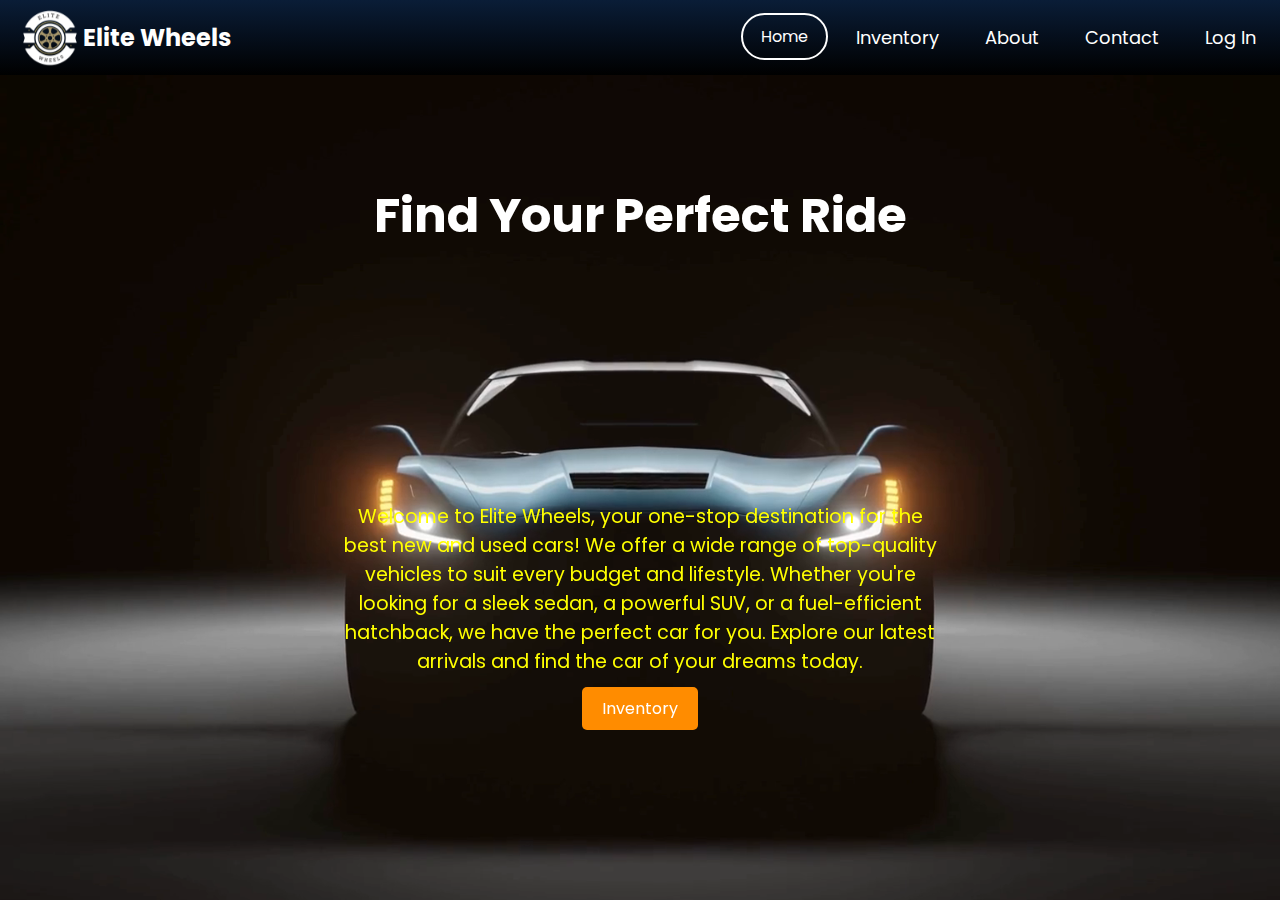
<file: index.html>
<!DOCTYPE html>
<html lang="en">
<head>
    <meta charset="UTF-8">
    <meta name="viewport" content="width=device-width, initial-scale=1.0">
    <title>Car Dealarship</title>
    <link rel="stylesheet" href="car.css">
</head>
<body>
   <!-- Header / Navbar -->
   <header>
    <nav class="navbar">
     <img src="Img/logo.png">
        <h2 class="logo-text">Elite Wheels</h2>
      </a>

      <ul class="nav-menu">
        <button id="menu-close-button" class="fas fa-times"></button>

        <li class="nav-item">
          <a href="index.html" class="active">Home</a>
        </li>
        <li class="nav-item">
          <a href="Inventory.html" class="nav-link">Inventory</a>
        </li>
        </li>
        </li>
        <li class="nav-item">
          <a href="About.html" class="nav-link">About</a>
        </li>
        <li class="nav-item">
          <a href="contact.html" class="nav-link">Contact</a>
        </li>
        <li class="nav-item">
          <a href="login.html" class="nav-link">Log In</a>
        </li>
      </ul>

      <button id="menu-open-button" class="fas fa-bars"></button>
    </nav>
  </header>

   <!-- video -->
  <div class="home" id="home">
    <section class="flex">

        <video autoplay loop muted playsinline class="background-video">
            <source src="Img/BV 1.mp4" type="video/mp4">
            Your browser does not support the video tag.
        </video>

        <div class="content">
            <h3>Find Your Perfect Ride</h3>
            <p class="con">Welcome to Elite Wheels, your one-stop destination for the best new and used cars! We offer a wide range of top-quality vehicles to suit every budget and lifestyle. Whether you're looking for a sleek sedan, a powerful SUV, or a fuel-efficient hatchback, we have the perfect car for you. Explore our latest arrivals and find the car of your dreams today. </p>
            <a href="Inventory.html" class="btn">Inventory</a>

            
        </div>

    </section>
</div>


</body>
</html>
</file>
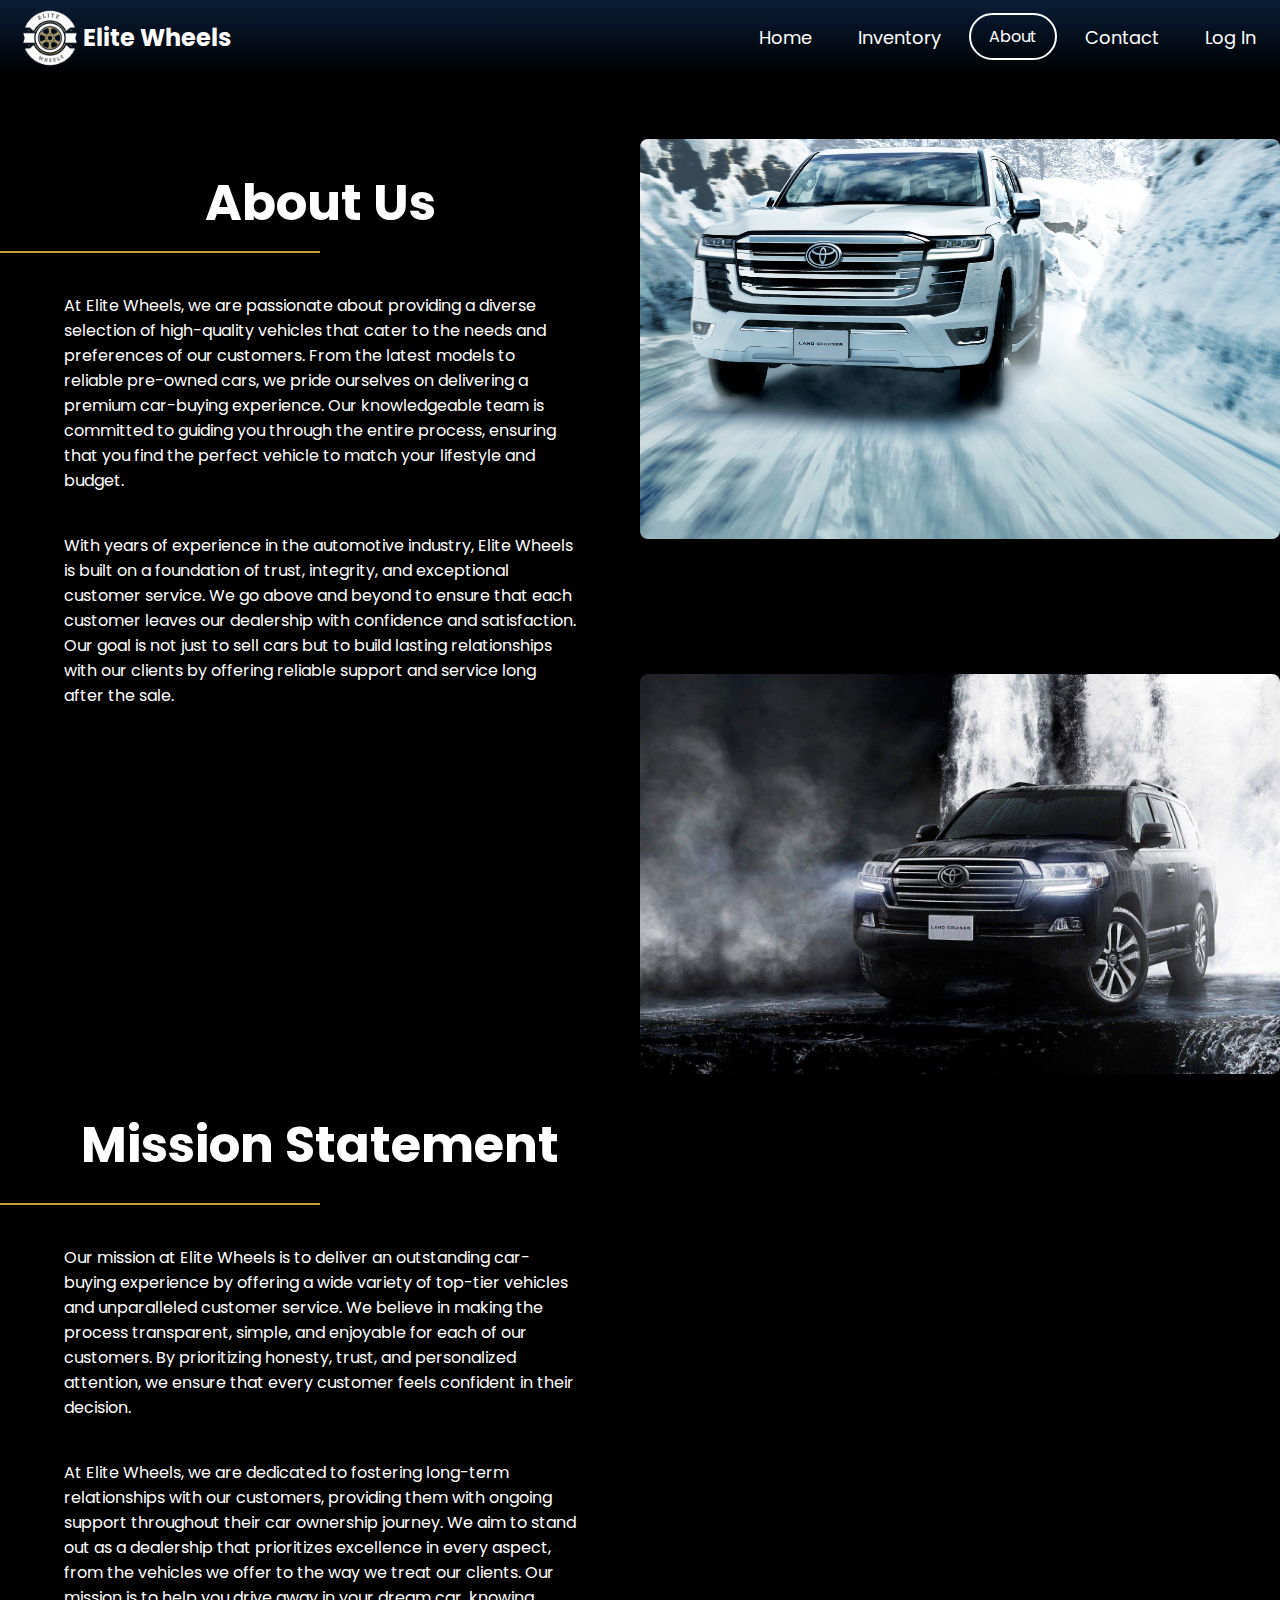
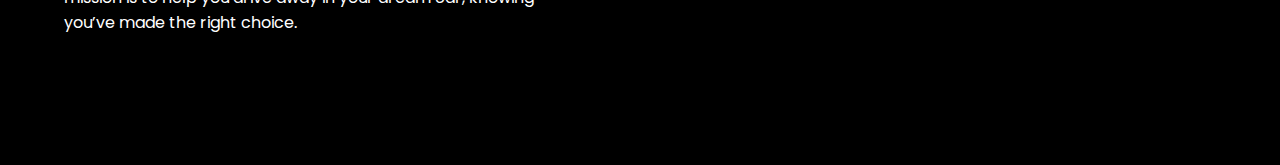
<file: About.html>
<!DOCTYPE html>
<html lang="en">
<head>
    <meta charset="UTF-8">
    <meta name="viewport" content="width=device-width, initial-scale=1.0">
    <title>Car Dealership</title>
    <link rel="stylesheet" href="About.css">
</head>
<body>
   <!-- Header / Navbar -->
   <header>
      <nav class="navbar">
         <img src="Img/logo.png" alt="Logo">
         <h2 class="logo-text">Elite Wheels</h2>

         <ul class="nav-menu">
            <button id="menu-close-button" class="fas fa-times"></button>
            <li class="nav-item"><a href="index.html" class="nav-link">Home</a></li>
            <li class="nav-item"><a href="Inventory.html" class="nav-link">Inventory</a></li>
            <li class="nav-item"><a href="About.html" class="active">About</a></li>
            <li class="nav-item"><a href="contact.html" class="nav-link">Contact</a></li>
            <li class="nav-item"><a href="login.html" class="nav-link">Log In</a></li>
         </ul>

         <button id="menu-open-button" class="fas fa-bars"></button>
      </nav>
   </header>

   <div class="container">
      <div class="about">
         <div class="left">
            <h1>About Us</h1>
            <div class="underline"></div>
            <p>At Elite Wheels, we are passionate about providing a diverse selection of high-quality vehicles that cater to the needs and preferences of our customers. From the latest models to reliable pre-owned cars, we pride ourselves on delivering a premium car-buying experience. Our knowledgeable team is committed to guiding you through the entire process, ensuring that you find the perfect vehicle to match your lifestyle and budget.</p>

            <p>With years of experience in the automotive industry, Elite Wheels is built on a foundation of trust, integrity, and exceptional customer service. We go above and beyond to ensure that each customer leaves our dealership with confidence and satisfaction. Our goal is not just to sell cars but to build lasting relationships with our clients by offering reliable support and service long after the sale.</p>
         </div>
         <div class="right">
            <img src="Img/5.jpg" alt="About Us Image">
         </div>
         <div class="clear"></div>
      </div>

      <div class="mission">
         <div class="left">
            <img src="Img/4.jpg" alt="Mission Statement Image">
         </div>
         <div class="right">
            <h1>Mission Statement</h1>
            <div class="underline"></div>
            <p>Our mission at Elite Wheels is to deliver an outstanding car-buying experience by offering a wide variety of top-tier vehicles and unparalleled customer service. We believe in making the process transparent, simple, and enjoyable for each of our customers. By prioritizing honesty, trust, and personalized attention, we ensure that every customer feels confident in their decision.</p>

            <p>At Elite Wheels, we are dedicated to fostering long-term relationships with our customers, providing them with ongoing support throughout their car ownership journey. We aim to stand out as a dealership that prioritizes excellence in every aspect, from the vehicles we offer to the way we treat our clients. Our mission is to help you drive away in your dream car, knowing you’ve made the right choice.</p>
         </div>
         <div class="clear"></div>
      </div>
   </div>

   <!-- Optional JavaScript for menu functionality -->
   <!-- Add your scripts here -->
</body>
</html>
</file>
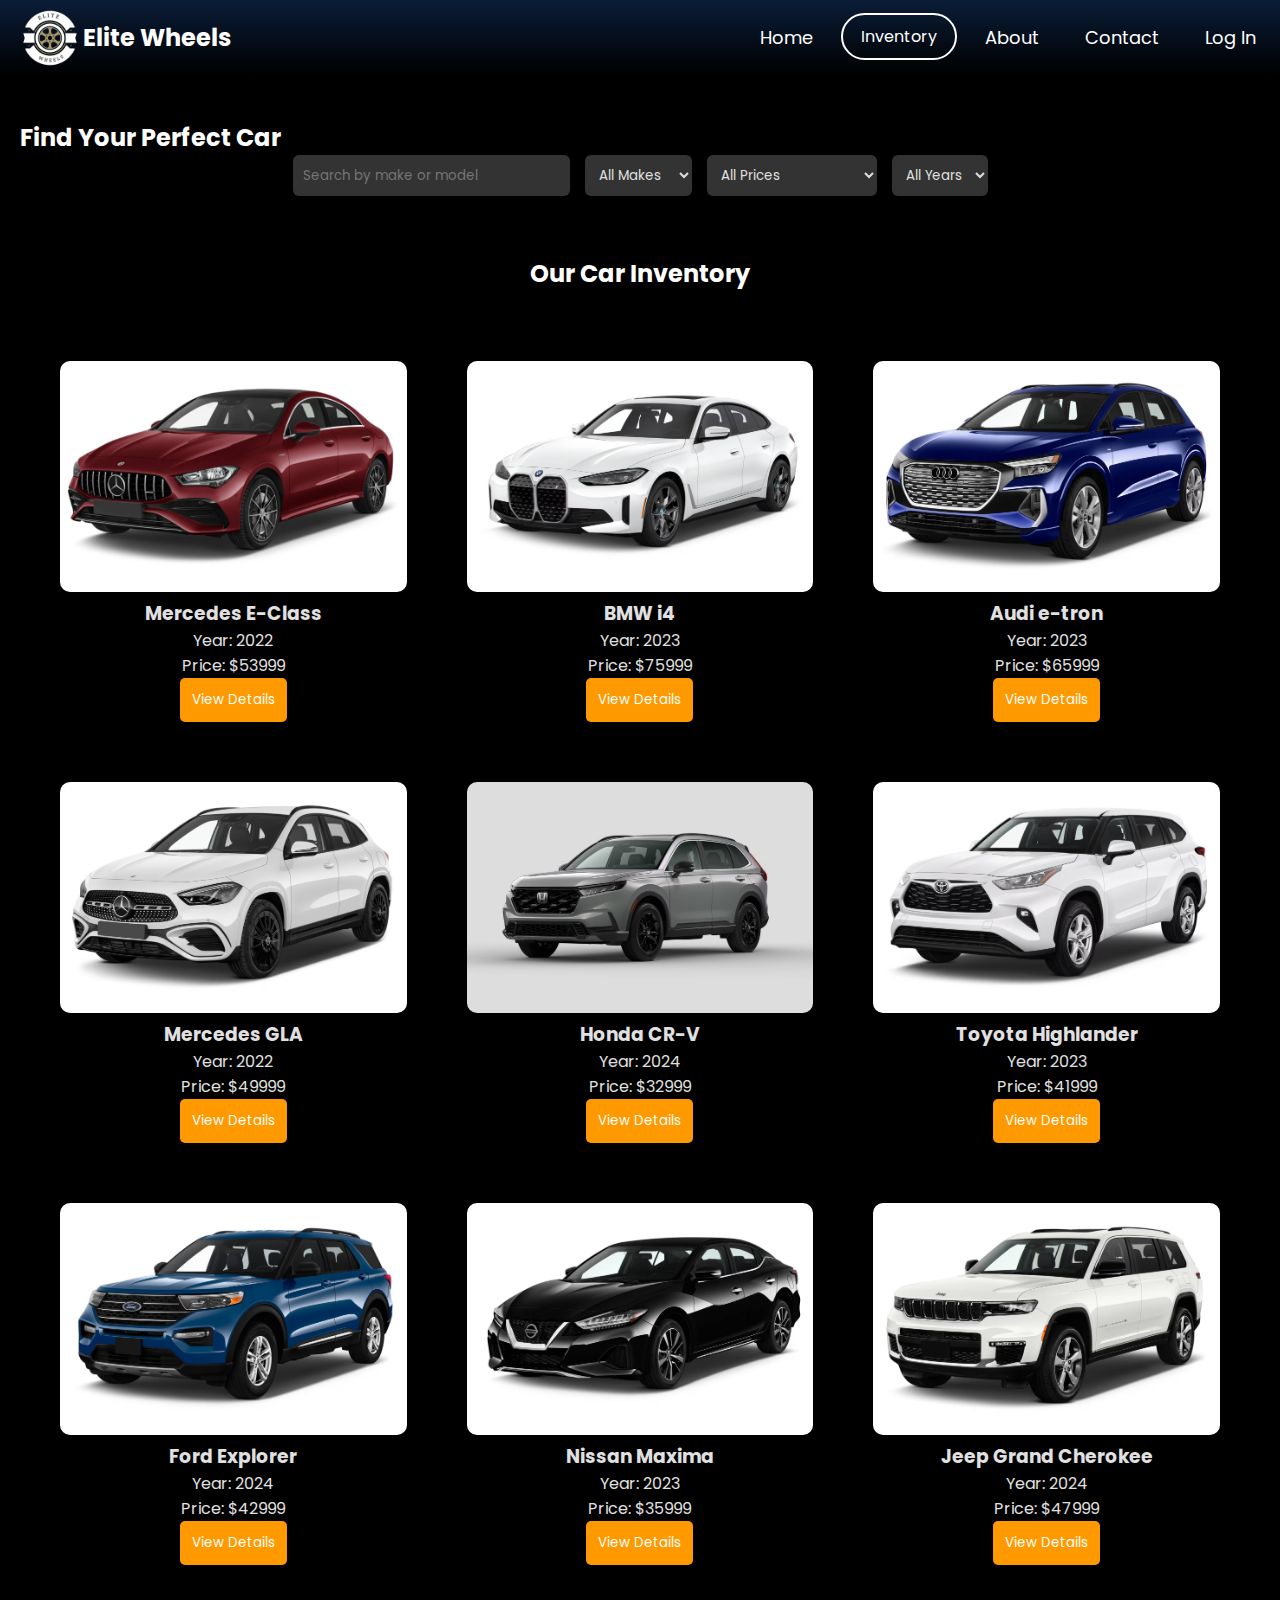
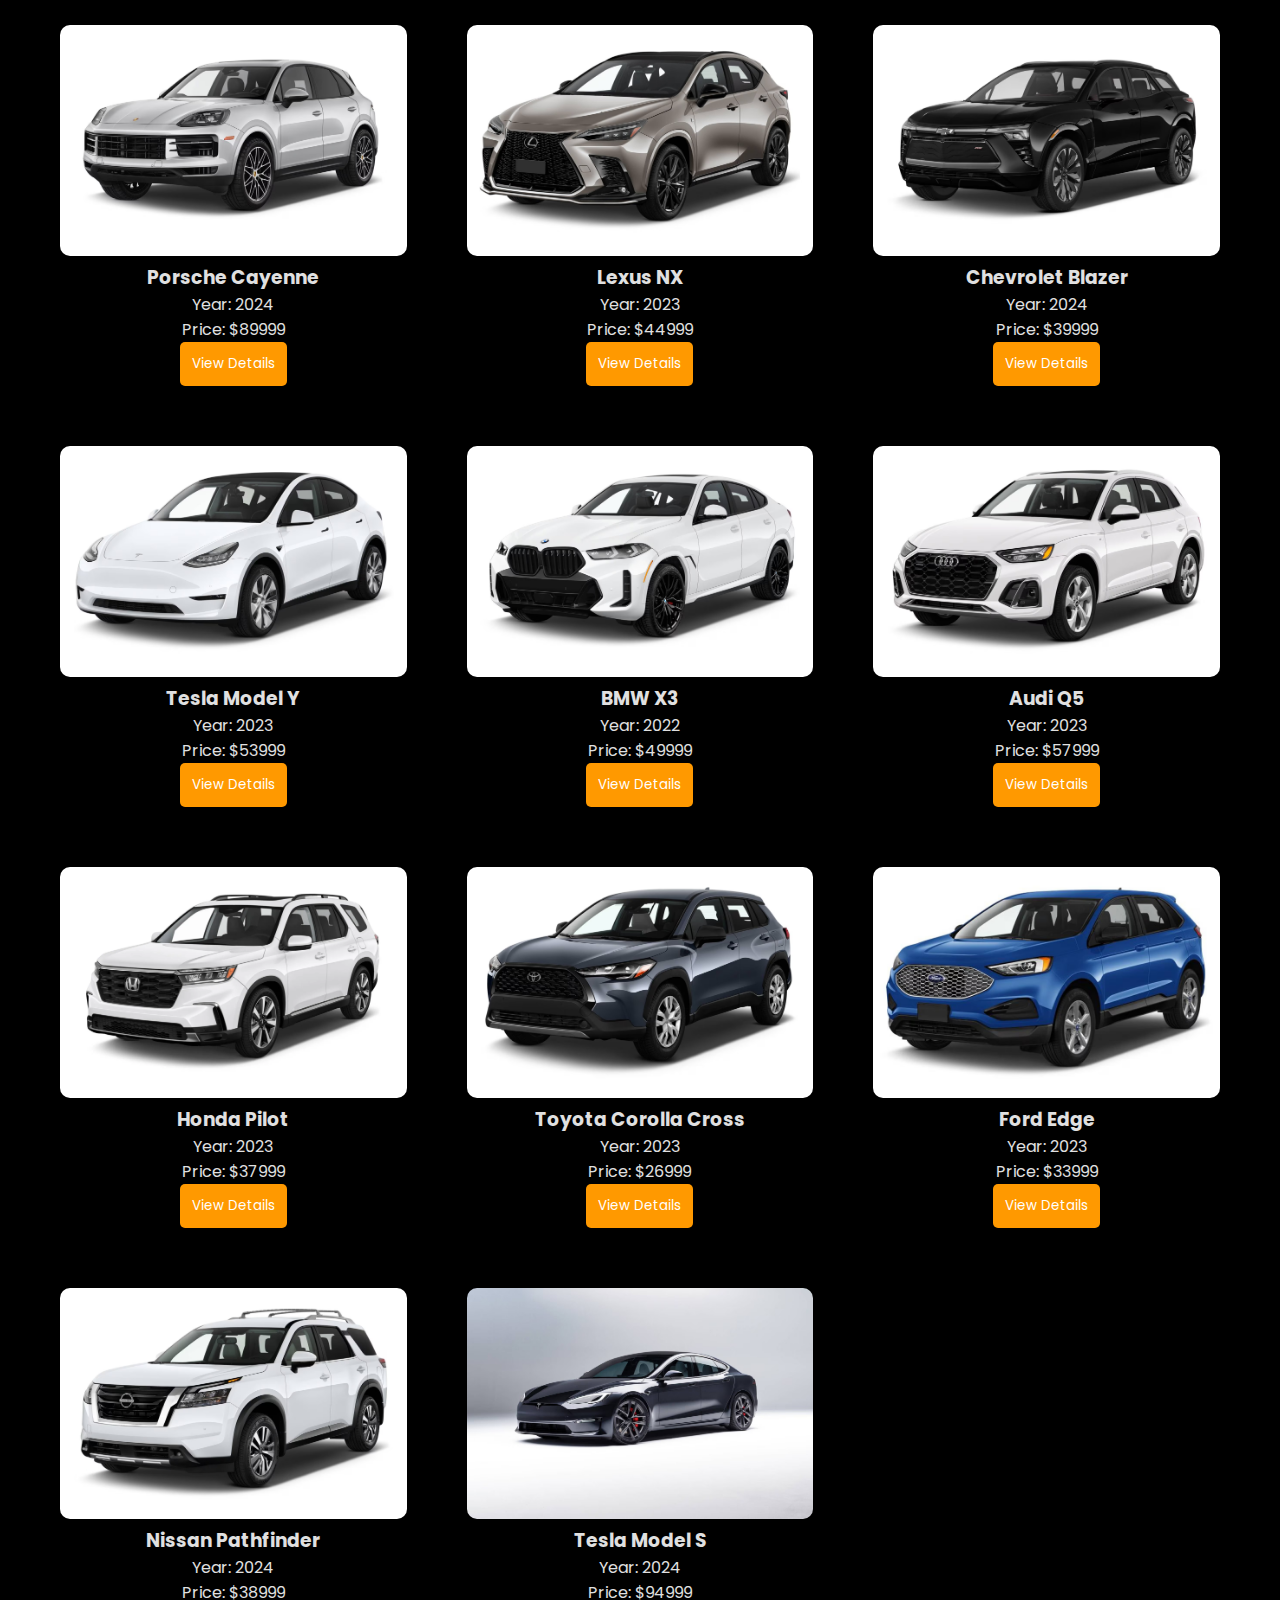
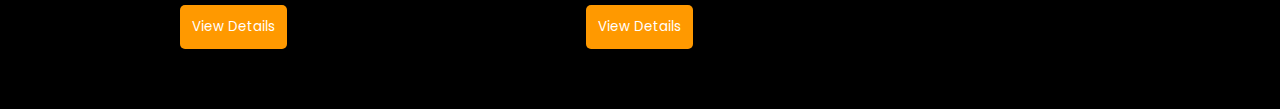
<file: Inventory.html>
<!DOCTYPE html>
<html lang="en">
<head>
    <meta charset="UTF-8">
    <meta name="viewport" content="width=device-width, initial-scale=1.0">
    <title>Car Dealarship</title>
    <link rel="stylesheet" href="Inventory.css">
</head>
<body>
   
   <!-- Header / Navbar -->
   <header>
    <nav class="navbar">
     <img src="Img/logo.png">
        <h2 class="logo-text">Elite Wheels</h2>
      </a>

      <ul class="nav-menu">
        <button id="menu-close-button" class="fas fa-times"></button>

        <li class="nav-item">
          <a href="index.html" class="nav-link">Home</a>
        </li>
        <li class="nav-item">
          <a href="Inventory.html" class="active">Inventory</a>
        </li>
        </li>
        </li>
        <li class="nav-item">
          <a href="About.html" class="nav-link">About</a>
        </li>
        <li class="nav-item">
          <a href="contact.html" class="nav-link">Contact</a>
        </li>
        <li class="nav-item">
          <a href="login.html" class="nav-link">Log In</a>
        </li>
      </ul>

      <button id="menu-open-button" class="fas fa-bars"></button>
    </nav>
  </header>

</section>




<!-- Car Search & Filter Section -->
<div class="ab" id="ab">
<section class="search-filter">
   <br>
   <h2>Find Your Perfect Car</h2>
   <div class="filters">
       <input type="text" id="searchBar" placeholder="Search by make or model">
       <select id="makeFilter">
           <option value="all">All Makes</option>
           <option value="Tesla">Tesla</option>
           <option value="BMW">BMW</option>
           <option value="Audi">Audi</option>
           <option value="Mercedes">Mercedes</option>
           <option value="Honda">Honda</option>
           <option value="Toyota">Toyota</option>
           <option value="Ford">Ford</option>
           <option value="Nissan">Nissan</option>
           <option value="Jeep">Jeep</option>
           <option value="Porsche">Porsche</option>
           <option value="Lexus">Lexus</option>
           <option value="Chevrolet">Chevrolet</option>
       </select>
       <select id="priceFilter">
           <option value="all">All Prices</option>
           <option value="30000">$30,000 and below</option>
           <option value="50000">$50,000 and below</option>
           <option value="80000">$80,000 and below</option>
           <option value="100000">$100,000 and below</option>
       </select>
       <select id="yearFilter">
           <option value="all">All Years</option>
           <option value="2024">2024</option>
           <option value="2023">2023</option>
           <option value="2022">2022</option>
           <option value="2021">2021</option>
       </select>
   </div>
</section>



<!-- Inventory Section -->
<section id="inventory" class="inventory">
   <h2>Our Car Inventory</h2>
   <br>
   <br>
   <div id="car-list" class="cars-grid"></div>
</section>




<!-- Modal for Car Details -->
<div id="car-modal" class="modal">
   <div class="modal-content">
       <span class="close">&times;</span>
       <h3 id="modal-car-title"></h3>
       <p id="modal-car-description"></p>
   </div>
</div>







<script src="Inventory.js"></script>
<script src="https://cdnjs.cloudflare.com/ajax/libs/jquery/3.6.0/jquery.min.js"></script>
<script src="https://cdnjs.cloudflare.com/ajax/libs/OwlCarousel2/2.3.4/owl.carousel.min.js"></script>
</body>
</html>
</file>
<file: car.css>
/* Google Fonts Link */
@import url('https://fonts.googleapis.com/css2?family=Miniver&family=Poppins:ital,wght@0,400;0,500;0,600;0,700;1,400&display=swap');

* {
 
  margin: 0;
 
  font-family: "Poppins", sans-serif;
}

:root {
  /* Colors */
  --white-color: #fff;
  --primary-color: #0A1D37;
  --secondary-color: #C9A23C;
 

  /* Font size */
  --font-size-s: 0.9rem;
  --font-size-n: 1rem;
  --font-size-m: 1.12rem;
  --font-size-l: 1.5rem;
  --font-size-xl: 2rem;
  --font-size-xxl: 2.3rem;

  /* Font weight */
  --font-weight-normal: 400;
  --font-weight-medium: 500;
  --font-weight-semibold: 600;
  --font-weight-bold: 700;

  /* Border radius */
  --border-radius-s: 8px;
  --border-radius-m: 30px;
  --border-radius-circle: 50%;

  /* Site max width */
  --site-max-width: 1300px;
}

html {
  scroll-behavior: smooth;
}

/* Stylings for whole site */
ul {
  list-style: none;
}
nav ul li a.active {
 
  color: white;
  padding: 10px 18px;
  border: 2px solid white; /* White border for the active button */
  border-radius: var(--border-radius-m);

}
a {
  text-decoration: none;
}

button {
  cursor: pointer;
  background: none;
  border: none;
}

img {
  width: 100%;
}
/* Navbar Styles */
.navbar {
  display: flex;
  padding: 10px 20px;
  align-items: center;
  color: #fff;
  width: 100%;
}

/* Logo Image Styling */
.navbar img {
  width: 100px; /* Adjust width */
  height: auto; /* Maintain aspect ratio */
  margin-right: 10px; /* Add space between logo and text */
  position:absolute;
  left:0;
}





/* Logo Text Styling */
.logo-text {
  font-size: 24px; /* Adjust text size */
  margin-left: 5%;

}



/* Navbar styling */
header {
  z-index: 5;
  width: 100%;
  position: fixed;
  background: linear-gradient(to bottom, #0A1D37 , black);

}

header .navbar {
  padding: 20px;
  max-width: 98%;
  
}

.navbar .nav-logo .logo-text {
  color: var(--white-color);
  font-size: var(--font-size-xl);
  font-weight: var(--font-weight-semibold);
}

.navbar .nav-menu {
  display: flex;
  gap: 10px;
  margin-left: auto; /* Pushes the menu to the right */
  justify-content: flex-end; /* Aligns the items within the menu to the right */
}

.navbar .nav-menu .nav-link {
  padding: 10px 18px;
  color: var(--white-color);
  font-size: var(--font-size-m);
  border-radius: var(--border-radius-m);
  transition: 0.3s ease;
}

.navbar .nav-menu .nav-link:hover {
  color: var(--primary-color);
  background: var(--secondary-color);
}

.navbar :where(#menu-open-button, #menu-close-button) {
  display: none;
  
}

/* background video */

.home {
    position: relative;
    overflow: hidden;
    height: 100vh; /* Ensures the section takes full viewport height */
}

.background-video {
    position: absolute;
    top: 0;
    left: 0;
    width: 100%;
    height: 100%;
    object-fit: cover;
    z-index: -1;
}

.home .flex {
    display: flex;
    align-items: center; /* Vertically centers the content */
    justify-content: center; /* Horizontally centers the content */
    height: 100%; /* Full height for centering purposes */
    position: relative;
    z-index: 1; /* Ensures the content is above the video */
}

.content {
    text-align: center;
    color: #fff;
}

.content h3 {
    font-size: 3rem;
    margin-bottom: 20px;
}

.content p {
    font-size: 1.2rem;
    margin-bottom: 20px;
    max-width: 600px;
}

.content .btn {
    padding: 10px 20px;
    background-color: #ff5722;
    color: #fff;
    text-decoration: none;
    border-radius: 5px;
    transition: background-color 0.3s ease;
}

.content .btn:hover {
    background-color: #e64a19;
}
.home {
    position: relative;
    overflow: hidden;
    height: 100vh; /* Ensures the section takes full viewport height */
}

.background-video {
    position: absolute;
    top: 0;
    left: 0;
    width: 100%;
    height: 100%;
    object-fit: cover;
    z-index: -1;
}

.home .flex {
    display: flex;
    align-items: center; /* Vertically centers the content */
    justify-content: center; /* Horizontally centers the content */
    height: 100%; /* Full height for centering purposes */
    position: relative;
    z-index: 1; /* Ensures the content is above the video */
}

.content {
    text-align: center;
    color: #fff;
}

.content h3 {
    font-size: 3rem;
    margin-bottom: 20px;
}

.content p {
    font-size: 1.2rem;
    margin-bottom: 20px;
    max-width: 600px;
}

.content .btn {
    padding: 10px 20px;
    background-color: #ff5722;
    color: #fff;
    text-decoration: none;
    border-radius: 5px;
    transition: background-color 0.3s ease;
}

.content .btn:hover {
    background-color: #e64a19;
}



.home {
  position: relative;
  overflow: hidden;
  height: 100vh; /* Ensures the section takes full viewport height */
}

.background-video {
  position: absolute;
  top: 0;
  left: 0;
  width: 100%;
  height: 100%;
  object-fit: cover;
  z-index: -1;
}

.home .flex {
  display: flex;
  align-items: center; /* Vertically centers the content */
  justify-content: center; /* Horizontally centers the content */
  height: 100%; /* Full height for centering purposes */
  position: relative;
  z-index: 1; /* Ensures the content is above the video */
}

.content {
  text-align: center;
  color: #fff;
}

.content h3 {
  font-size: 3rem;
  margin-bottom: 20px;
}

.content p {
  font-size: 1.2rem;
  margin-bottom: 20px;
  max-width: 600px;
}

.content .btn {
  padding: 10px 20px;
  background-color: #ff5722;
  color: #fff;
  text-decoration: none;
  border-radius: 5px;
  transition: background-color 0.3s ease;
}

.content .btn:hover {
  background-color: #e64a19;
}

/* Background video */
.home {
  position: relative;
  overflow: hidden;
  height: 100vh; /* Ensures the section takes full viewport height */
}

.background-video {
  position: absolute;
  top: 0;
  left: 0;
  width: 100%;
  height: 100%;
  object-fit: cover;
  z-index: -1;
}

.home .flex {
  display: flex;
  align-items: center; /* Vertically centers the content */
  /* justify-content: center; Horizontally centers the content */
  height: 100%; /* Full height for centering purposes */
  position: relative;
  z-index: 1; /* Ensures the content is above the video */
}

.content {
  text-align: center;
  color: #fff;
}

.content h3 {
  font-size: 3rem;
  margin-bottom: 20px;
}

.content p {
  font-size: 1.2rem;
  margin-bottom: 20px;
  max-width: 600px;
}
.con {
  margin-top:250px;
  color: yellow;
  align:justify;
}

.content .btn {
  padding: 10px 20px;
  background-color: #FF8C00;
  color: #fff;
  text-decoration: none;
  border-radius: 5px;
  transition: background-color 0.3s ease;
  align:justify;
}

.content .btn:hover {
  background-color: #e64a19;
}

/* button */
</file>
<file: About.css>
/* Google Fonts Link */
@import url('https://fonts.googleapis.com/css2?family=Miniver&family=Poppins:ital,wght@0,400;0,500;0,600;0,700;1,400&display=swap');

* {
 
  margin: 0;
 
  font-family: "Poppins", sans-serif;
}

:root {
  /* Colors */
  --white-color: #fff;
  --primary-color: #0A1D37;
  --secondary-color: #C9A23C;
 

  /* Font size */
  --font-size-s: 0.9rem;
  --font-size-n: 1rem;
  --font-size-m: 1.12rem;
  --font-size-l: 1.5rem;
  --font-size-xl: 2rem;
  --font-size-xxl: 2.3rem;

  /* Font weight */
  --font-weight-normal: 400;
  --font-weight-medium: 500;
  --font-weight-semibold: 600;
  --font-weight-bold: 700;

  /* Border radius */
  --border-radius-s: 8px;
  --border-radius-m: 30px;
  --border-radius-circle: 50%;

  /* Site max width */
  --site-max-width: 1300px;
}

html {
  scroll-behavior: smooth;
}

/* Stylings for whole site */
ul {
  list-style: none;
}
nav ul li a.active {
 
  color: white;
  padding: 10px 18px;
  border: 2px solid white; /* White border for the active button */
  border-radius: var(--border-radius-m);

}

a {
  text-decoration: none;
}

button {
  cursor: pointer;
  background: none;
  border: none;
}

img {
  width: 100%;
}
/* Navbar Styles */
.navbar {
  display: flex;
  padding: 10px 20px;
  align-items: center;
  color: #fff;
  width: 100%;
  background: linear-gradient(to bottom, #0A1D37 , black);
}

/* Logo Image Styling */
.navbar img {
  width: 100px; /* Adjust width */
  height: auto; /* Maintain aspect ratio */
  margin-right: 10px; /* Add space between logo and text */
  position:absolute;
  left:0;
}





/* Logo Text Styling */
.logo-text {
  font-size: 24px; /* Adjust text size */
  margin-left: 5%;

}



/* Navbar styling */
header {
 
  background: var(--primary-color);

}

header .navbar {
  padding: 20px;
  max-width: 98%;
  
}

.navbar .nav-logo .logo-text {
  color: var(--white-color);
  font-size: var(--font-size-xl);
  font-weight: var(--font-weight-semibold);
}

.navbar .nav-menu {
  display: flex;
  gap: 10px;
  margin-left: auto; /* Pushes the menu to the right */
  justify-content: flex-end; /* Aligns the items within the menu to the right */
}

.navbar .nav-menu .nav-link {
  padding: 10px 18px;
  color: var(--white-color);
  font-size: var(--font-size-m);
  border-radius: var(--border-radius-m);
  transition: 0.3s ease;
}

.navbar .nav-menu .nav-link:hover {
  color: var(--primary-color);
  background: var(--secondary-color);
}

.navbar :where(#menu-open-button, #menu-close-button) {
  display: none;
  
}






@import url('https://fonts.googleapis.com/css?family=Roboto');
body{
   margin:0;
   padding:0;
   font-family: 'Roboto', sans-serif;
   position:relative;
   background-color:black;
}



.container{
   width:100%;
}
.container h1{
   font-size:50px
}
.about{
   padding:5% 0;
   width:100%;
   height:auto;
}


.about .left{
   padding:2% 0;
   float:left;
   width:50%;
   display:inline-block;
}
.about .right{
   width:50%;
   display:inline-block;

}
.about .right img{
   width:100%
   

   }
.about .left h1{
   text-align:center;
   color:white;
   margin:0 0 10px 0;
}
.about .left hr{
   width:20%;
   border-top:2px solid #000;
   border-bottom:none;
}
.about .left p{
   font-size:1rem;
   margin:40px auto;
   width:80%;
   color:white;

}

.mission{
   padding:5% 0;
   width:100%;
   height:auto;
}
.mission .right{
   padding:2% 0;
   width:50%;

   display:inline-block;
}
.mission .left{
   float:left;
   width:50%;

   display:inline-block;
}
.mission .left img{
   width:100%;
}
.mission .right h1{
   text-align:center;
   color:white;
   margin:0 0 20px 0;
}
.mission .right hr{
   width:35%;
   border-top:2px solid #000;
   border-bottom:none;
}
.mission .right p{
   font-size:1rem;
   margin:40px auto;
   color:white;
   width:80%;
}








/* media */
@media(max-width:1200px){
   .mission .right p{
      font-size:.8rem;
      margin:20px auto;
   }
   .about .left p{
      font-size:.8rem;
      margin:20px auto;
   }
}

.about .right img,
.mission .left img {
   width:100%;
   box-shadow: 0px 4px 20px rgba(0,0,0,0.7); /* Shadow effect */
   border-radius: var(--border-radius-s); /* Rounded corners */
}

 .underline {
     width: 50%; /* Width of line under heading */
     height: 2px; /* Height of line */
     background-color: var(--secondary-color); /* Line color */
     margin-bottom: 20px; /* Space below line */
 }
 






@media(max-width:992px){
   .about .left{
   width:100%; 
}
   .about .right{
   width:100%; 
}
      .mission .left{
   width:100%; 
}
   .mission .right{
   width:100%; 
}
   .team .card{ 
   width:40%;
}   
}

@media(max-width:768px){
      .team .card{ 
   width:100%;
} 
   nav{
      height:80px;
   }
}
</file>
<file: Inventory.css>
/* Google Fonts Link */
@import url('https://fonts.googleapis.com/css2?family=Miniver&family=Poppins:ital,wght@0,400;0,500;0,600;0,700;1,400&display=swap');

* {
 
  margin: 0;
 
  font-family: "Poppins", sans-serif;
}

:root {
  /* Colors */
  --white-color: #fff;
  --primary-color: #0A1D37;
  --secondary-color: #C9A23C;
 

  /* Font size */
  --font-size-s: 0.9rem;
  --font-size-n: 1rem;
  --font-size-m: 1.12rem;
  --font-size-l: 1.5rem;
  --font-size-xl: 2rem;
  --font-size-xxl: 2.3rem;

  /* Font weight */
  --font-weight-normal: 400;
  --font-weight-medium: 500;
  --font-weight-semibold: 600;
  --font-weight-bold: 700;

  /* Border radius */
  --border-radius-s: 8px;
  --border-radius-m: 30px;
  --border-radius-circle: 50%;

  /* Site max width */
  --site-max-width: 1300px;
}

html {
  scroll-behavior: smooth;
}

/* Stylings for whole site */
ul {
  list-style: none;
}
nav ul li a.active {
 
  color: white;
  padding: 10px 18px;
  border: 2px solid white; /* White border for the active button */
  border-radius: var(--border-radius-m);

}
a {
  text-decoration: none;
}

button {
  cursor: pointer;
  background: none;
  border: none;
}

img {
  width: 100%;
}
/* Navbar Styles */
.navbar {
  display: flex;
  padding: 10px 20px;
  align-items: center;
  color: #fff;
  width: 100%;
  background: linear-gradient(to bottom, #0A1D37 , black);


}

/* Logo Image Styling */
.navbar img {
  width: 100px; /* Adjust width */
  height: auto; /* Maintain aspect ratio */
  margin-right: 10px; /* Add space between logo and text */
  position:absolute;
  left:0;
}

/* Logo Text Styling */
.logo-text {
  font-size: 24px; /* Adjust text size */
  margin-left: 5%;

}

/* Navbar styling */

header .navbar {
  
  padding: 20px;
  max-width: 98%;
  
}

.navbar .nav-logo .logo-text {
  color: var(--white-color);
  font-size: var(--font-size-xl);
  font-weight: var(--font-weight-semibold);
}

.navbar .nav-menu {
  display: flex;
  gap: 10px;
  margin-left: auto; /* Pushes the menu to the right */
  justify-content: flex-end; /* Aligns the items within the menu to the right */
}

.navbar .nav-menu .nav-link {
  padding: 10px 18px;
  color: var(--white-color);
  font-size: var(--font-size-m);
  border-radius: var(--border-radius-m);
  transition: 0.3s ease;
}

.navbar .nav-menu .nav-link:hover {
  color: var(--primary-color);
  background: var(--secondary-color);
}

.navbar :where(#menu-open-button, #menu-close-button) {
  display: none;
  
}



body {
  background-color: black;
}



/* inventory */


.search-filter {
    background-color: black;
    padding: 20px;
    color: white;

}

.search-filter .filters {
    display: flex;
    justify-content: center;
    gap: 15px;
}
/* .filters{ */
    /* content:center; */
/* } */
.filters input,
.filters select {
    padding: 10px;
    border-radius: 6px;
    border: none;
    background-color: #333;
    color: #e0e0e0;
    
}

.car-comparison {
    padding: 40px;
    text-align: center;
}


.inventory {
    padding: 40px;
    text-align: center;
    background-repeat: no-repeat;
    background-size: cover;
    background-position: center;
    color:white;
}

.cars-grid {
    display: grid;
    grid-template-columns: repeat(auto-fit, minmax(300px, 1fr));
    gap: 20px;
}

.car {
   
    padding: 20px;
    border-radius: 10px;
    box-shadow: 0 2px 10px rgba(0, 0, 0, 0.7);
    color: #e0e0e0;
    transition: transform 0.2s; /* Animation effect */
}

.car:hover {
    transform: scale(1.05); /* Slight zoom effect on hover */
}

.car img {
    width: 100%;
    border-radius: 10px;
}

button {
    padding: 12px;
    background-color: #ff9900;
    border: none;
    border-radius: 5px;
    cursor: pointer;
    color: #fff;
}

.modal {
    display: none;
    position: fixed;
    top: 0;
    left: 0;
    width: 100%;
    height: 100%;
    background-color: rgba(0, 0, 0, 0.8);
    justify-content: center;
    align-items: center;
    transition: opacity 0.5s;
}

.modal.show {
    display: flex;
    opacity: 1;
}

.modal-content {
    background-color: #333;
    padding: 30px;
    border-radius: 10px;
    text-align: center;
    color: #fff;
    animation: modal-open 0.5s;
}

.modal .close {
    float: right;
    font-size: 24px;
    cursor: pointer;
    color: #ff9900;
    font-color:green;
    
}
.nocar {
  color:white;
}

@keyframes modal-open {
    0% {
        transform: scale(0.5);
    }
    100% {
        transform: scale(1);
    }



}
</file>
